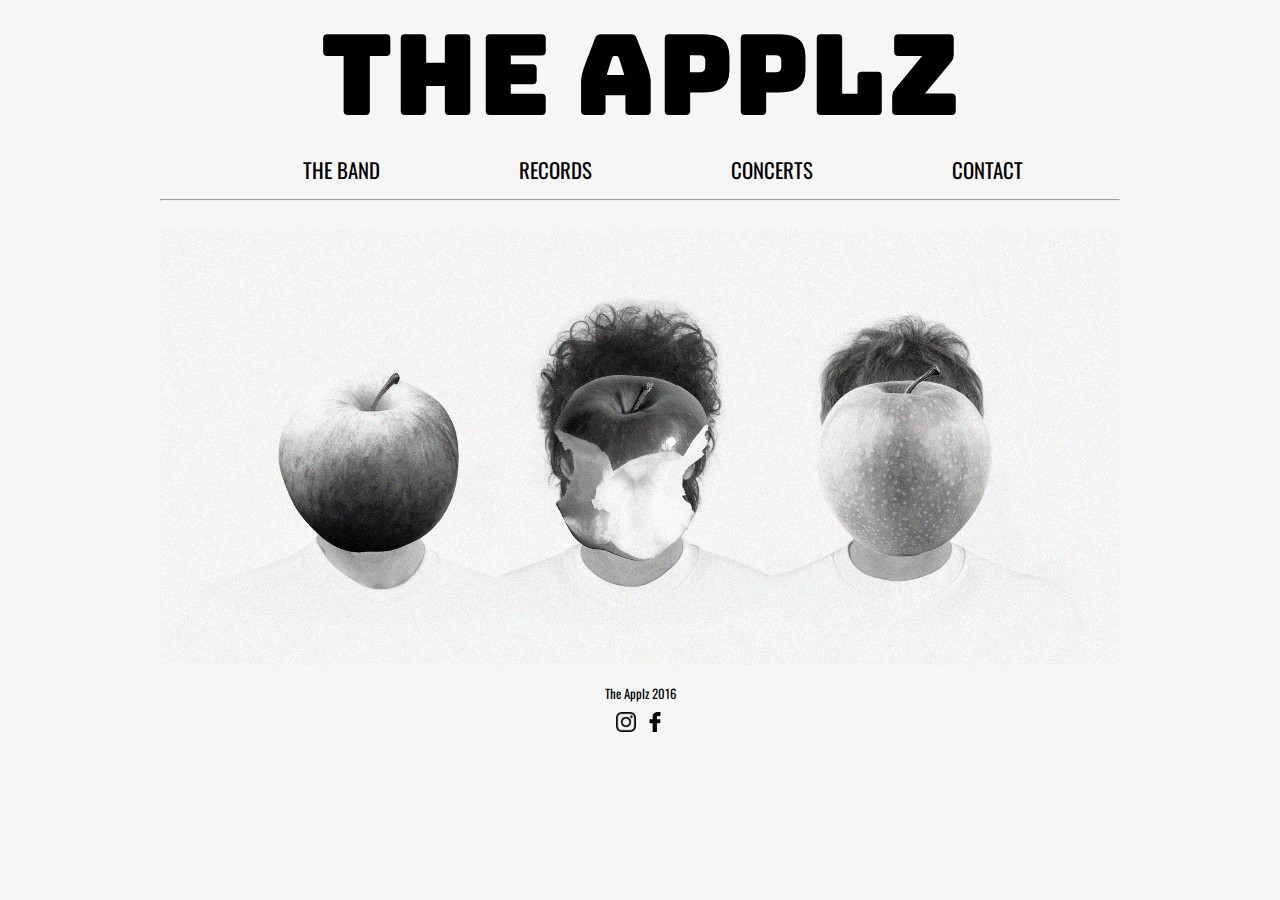
<file: Final/index.html>
<!DOCTYPE html>
<html>
  <head>
    <title>The Applz</title>
    <meta name="viewport" content="width=device-width, initial-scale=1.0">
    <link rel="stylesheet" type="text/css" href="css/reset.css">
  <link rel="stylesheet" type="text/css" href="css/style.css">
<link href="css/hover.css" rel="stylesheet" media="all">
<link href="https://fonts.googleapis.com/css?family=Bungee|Oswald" rel="stylesheet">

  </head>

<body>
  <div class="wrapper">
  <header>
    <h1> The Applz </h1>
  </header>
  <div class="navigation">
  <nav>
    <ul>
      <li><a href="band.html">THE BAND</a></li>
      <li><a href="records.html">RECORDS</a></li>
      <li><a href="concerts.html">CONCERTS</li></a></li>
      <li><a href="contact.html">CONTACT</a></li>
    </ul>
</div>
  </nav>
<hr>
<div class="landing">
    <img src="images/lostres.jpg"> 
</div>


<footer>
  <p>The Applz 2016 </p>
  <ul>
  <li><a href="https://www.instagram.com/theapplz"><img src="images/instagram.png"></a> </li>
  <li><a href="https://www.facebook.com/the.ApPlZ"><img src="images/facebook.png"></li>
  </ul>
</footer>

</body>



</html>
</file>
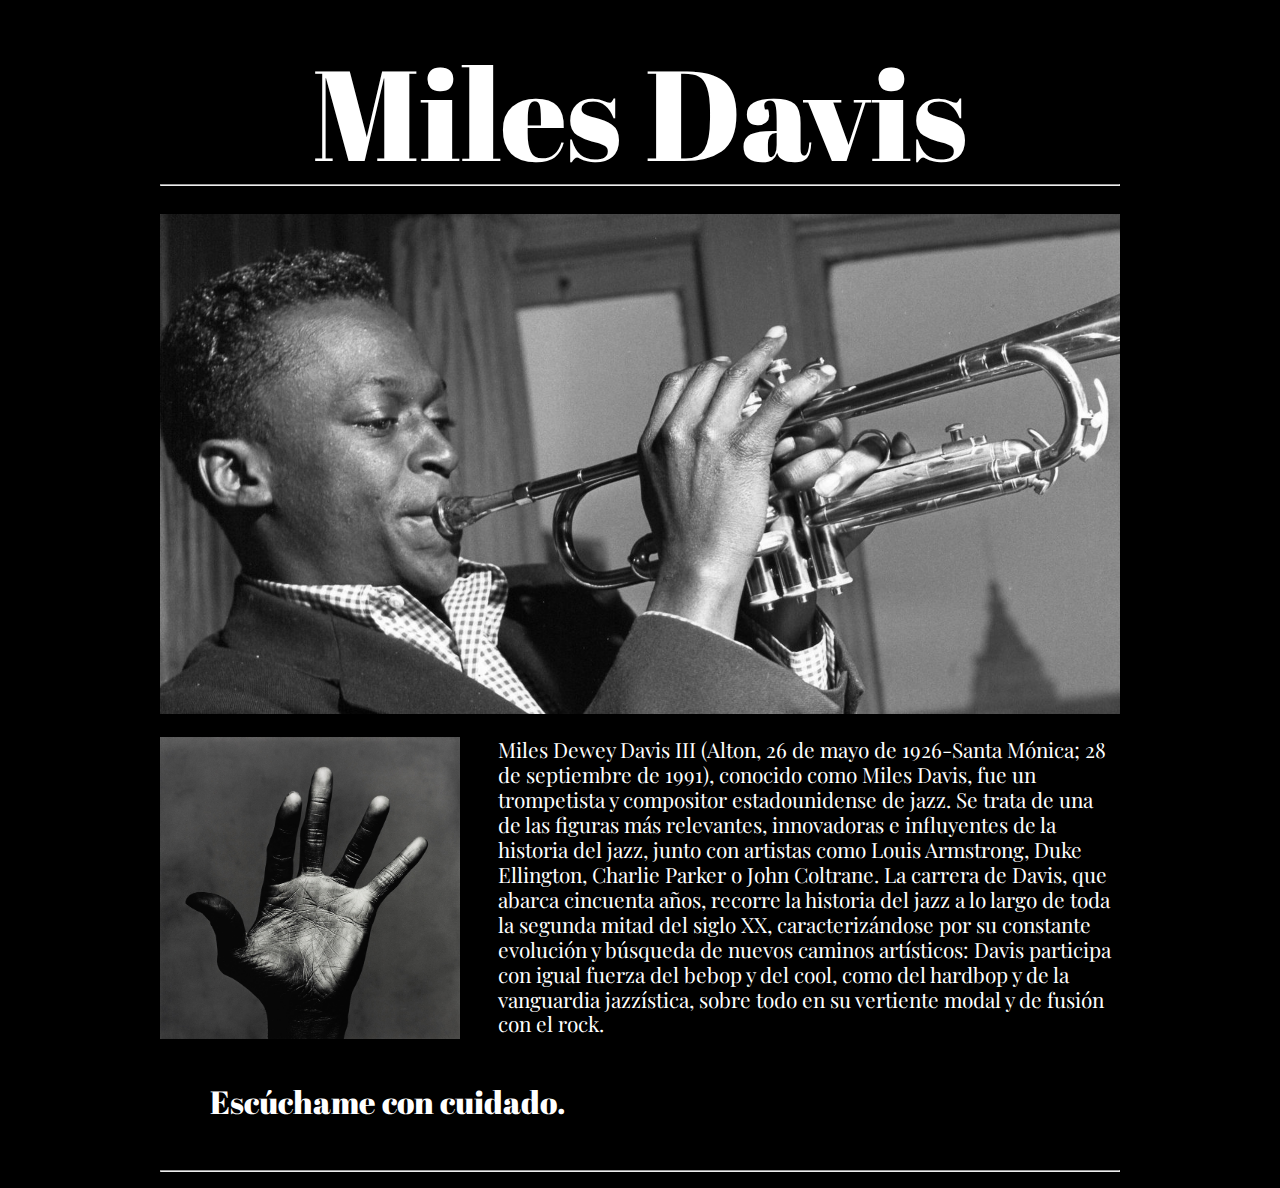
<file: Semana 8/index.html>
<!DOCTYPE html>
<html>
  <head>
    <title>Miles Davis</title>
    <meta name="viewport" content="width=device-width, initial-scale=1.0">
    <link rel="stylesheet" type="text/css" href="css/reset.css">
  <link rel="stylesheet" type="text/css" href="css/style.css">
<link href="https://fonts.googleapis.com/css?family=Abril+Fatface|Playfair+Display:400,900" rel="stylesheet">
  </head>

<body>
  <div class="wrapper">
  <header>
    <h1> Miles Davis </h1>
  </header>
<hr>
<div class="landing">
    <img src="images/dos.jpg"> 
</div>

<div class="mano">
<img src="images/mano.jpg">
<p> Miles Dewey Davis III (Alton, 26 de mayo de 1926-Santa Mónica; 28 de septiembre de 1991), conocido como Miles Davis, fue un trompetista y compositor estadounidense de jazz. Se trata de una de las figuras más relevantes, innovadoras e influyentes de la historia del jazz, junto con artistas como Louis Armstrong, Duke Ellington, Charlie Parker o John Coltrane. La carrera de Davis, que abarca cincuenta años, recorre la historia del jazz a lo largo de toda la segunda mitad del siglo XX, caracterizándose por su constante evolución y búsqueda de nuevos caminos artísticos: Davis participa con igual fuerza del bebop y del cool, como del hardbop y de la vanguardia jazzística, sobre todo en su vertiente modal y de fusión con el rock.</p>
</div>

<div class="spotify">
<iframe src="https://embed.spotify.com/?uri=spotify:user:jrozn:playlist:1fyIunegqhWSosCsOjqX2V" width="250" height="80" frameborder="0" allowtransparency="true"></iframe>

<h1> Escúchame con cuidado.           </h1>

</div>
<hr>

<footer>
  <p> Miles Davis Records 2016</p>
  </footer>

  </div>
</body>

</html>
</file>
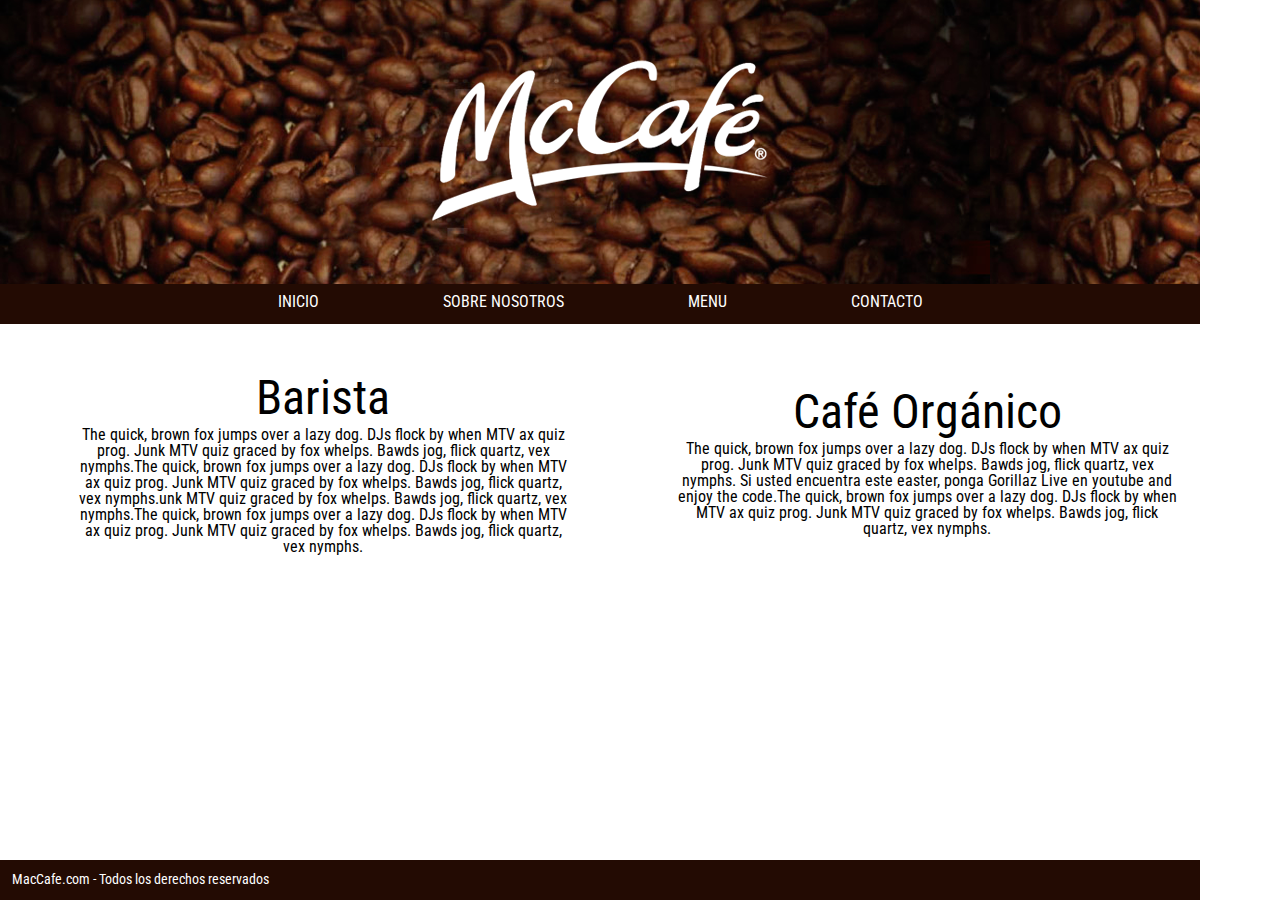
<file: Semana 4/Cafeto/index.html>
<!DOCTYPE html>
<html>
  <head> 
   <meta charset="UTF-8" lang="en">
    <link rel="stylesheet" type="text/css" href="css/reset.css">
    <link rel="stylesheet" type="text/css" href="css/style.css">
    <link href="https://fonts.googleapis.com/css?family=Roboto+Condensed" rel="stylesheet">
    <title> McCafe </title>
  </head>
<body>
<div class="wrapper">

   <div id="header">
      <img src="imagenes/logo.png"
   </div>
   <div id="content">
    <nav>
  	  <ul type="none">
         <li><a href= "http://www.mcafeestore.com/">INICIO</a> </li>
        <li><a href= "http://www.mcafeestore.com/" >SOBRE NOSOTROS</a> </li>
        <li><a href="http://www.mcafeestore.com/">MENU</a> </li>
        <li><a href= "http://www.mcafeestore.com/">CONTACTO</a> </li>
  	  </ul>
    </nav>

 <section>
 <article id="articulo1">
       <h2> Barista</h2>

        <p> The quick, brown fox jumps over a lazy dog. DJs flock by when MTV ax quiz prog. Junk MTV quiz graced by fox whelps. Bawds jog, flick quartz, vex nymphs.The quick, brown fox jumps over a lazy dog. DJs flock by when MTV ax quiz prog. Junk MTV quiz graced by fox whelps. Bawds jog, flick quartz, vex nymphs.unk MTV quiz graced by fox whelps. Bawds jog, flick quartz, vex nymphs.The quick, brown fox jumps over a lazy dog. DJs flock by when MTV ax quiz prog. Junk MTV quiz graced by fox whelps. Bawds jog, flick quartz, vex nymphs. </p>
     </article>


  <article id="articulo2">
	     <h2> Café Orgánico</h2>

	     <p> The quick, brown fox jumps over a lazy dog. DJs flock by when MTV ax quiz prog. Junk MTV quiz graced by fox whelps. Bawds jog, flick quartz, vex nymphs. Si usted encuentra este easter, ponga Gorillaz Live en youtube and enjoy the code.The quick, brown fox jumps over a lazy dog. DJs flock by when MTV ax quiz prog. Junk MTV quiz graced by fox whelps. Bawds jog, flick quartz, vex nymphs.</p>
	    </article>

  </section>
   
  </div>

    <div id="footer">
      <p> MacCafe.com - Todos los derechos reservados</p>
    </div>

</div>
</body>

</html>
</file>
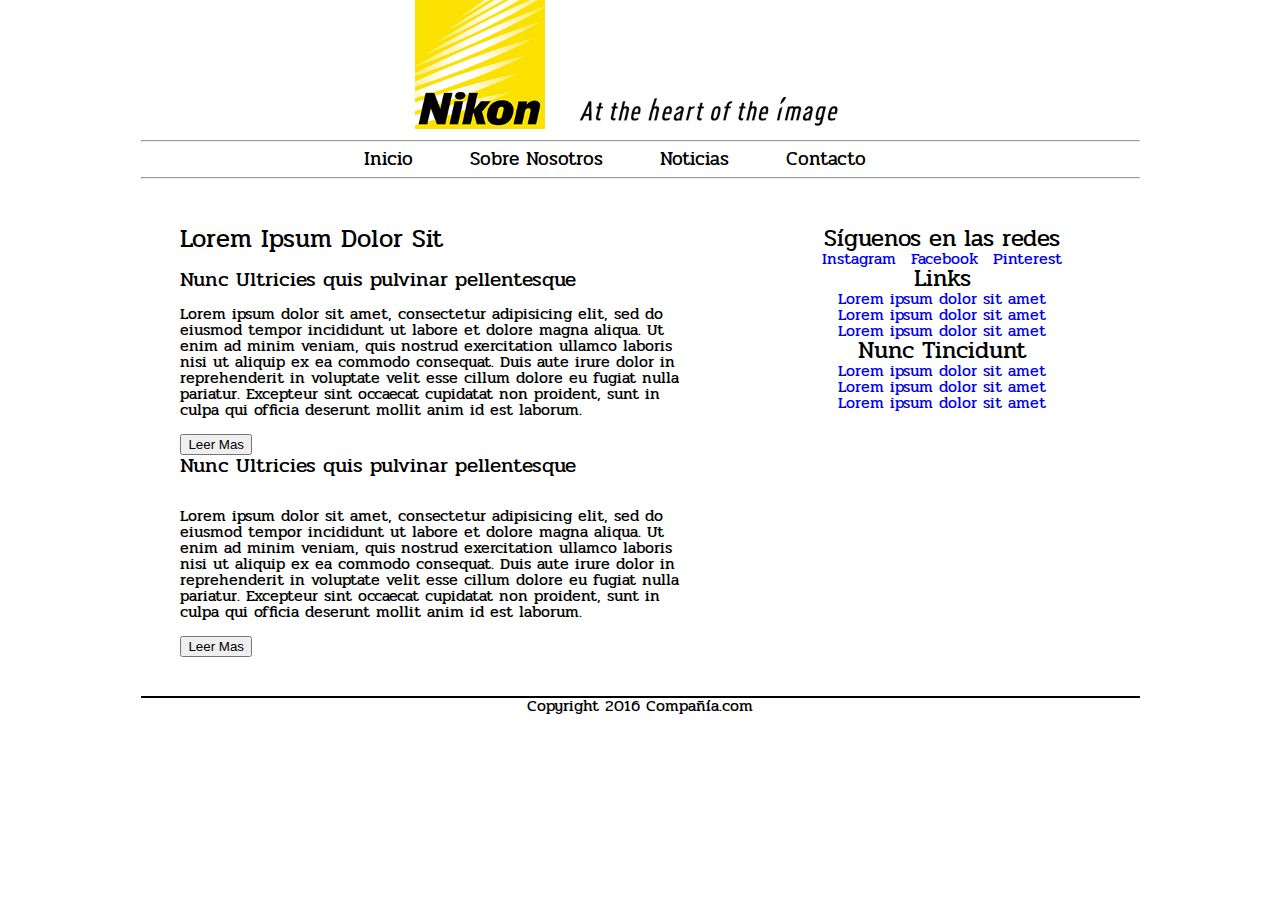
<file: Semana 6/Tarea/index.html>
<!DOCTYPE html>
<html>
  <head>
    <title>NIKON</title>
    <link rel="stylesheet" type="text/css" href="css/reset.css">
  <link rel="stylesheet" type="text/css" href="css/style.css">
  <link href="https://fonts.googleapis.com/css?family=Pridi" rel="stylesheet">
  </head>

  <body id="wrapper">

  	<header >
  		<img src="logo.png">  	
  		</header>

  			<hr>
				<nav>
				<ul type="none">
          <li >Inicio</li>
          <li >Sobre Nosotros</li>
          <li >Noticias</li>
          <li >Contacto</li>
         </ul>
         </nav>
        <hr>

        <div  id="container">  
      	<h1>
        Lorem Ipsum Dolor Sit
      	</h1>
        <br>
      	<h2>
        Nunc Ultricies quis pulvinar pellentesque
      	</h2>

       <article >
       <br>
        <p >
          Lorem ipsum dolor sit amet, consectetur adipisicing elit, sed do eiusmod
  		tempor incididunt ut labore et dolore magna aliqua. Ut enim ad minim veniam,
  		quis nostrud exercitation ullamco laboris nisi ut aliquip ex ea commodo
  		consequat. Duis aute irure dolor in reprehenderit in voluptate velit esse
  		cillum dolore eu fugiat nulla pariatur. Excepteur sint occaecat cupidatat non
  		proident, sunt in culpa qui officia deserunt mollit anim id est laborum.
       	</p>
         </article>
         <br>
      	 <button>
         Leer Mas
        </button> 
        <br>
       <h2 >
         Nunc Ultricies quis pulvinar pellentesque
        </h2>
<br>
        <article>
        <br>
         <p >
          Lorem ipsum dolor sit amet, consectetur adipisicing elit, sed do eiusmod
  		tempor incididunt ut labore et dolore magna aliqua. Ut enim ad minim veniam,
  		quis nostrud exercitation ullamco laboris nisi ut aliquip ex ea commodo
  		consequat. Duis aute irure dolor in reprehenderit in voluptate velit esse
  		cillum dolore eu fugiat nulla pariatur. Excepteur sint occaecat cupidatat non
  		proident, sunt in culpa qui officia deserunt mollit anim id est laborum.
       </p>
       <br>
          </article>
         
        <button>
         Leer Mas
        </button> 
      </section>
 </div>


<div id="lista2">

<ul>
  <li><h3>Síguenos en las redes</h3></li>
  <br>
  <li> <a href="instagram.com"> Instagram </a </li>
  <li> <a href="facebook.com">Facebook </a </li>
  <li> <a href="PINTEREST.com"> Pinterest </a </li>
</ul>

<ul>
   <li><h3>Links</h3></li>
   <br>
   <li><a href="http://www.lipsum.com/">Lorem ipsum dolor sit amet</a></li>
   <li><a href="http://www.lipsum.com/">Lorem ipsum dolor sit amet</a></li><li><a href="http://www.lipsum.com/">Lorem ipsum dolor sit amet</a></li>
 </ul>
        
<ul>
   <li><h3>Nunc Tincidunt</h3></li>
   <br>
     <li><a href="http://www.lipsum.com/">Lorem ipsum dolor sit amet</a></li>
    

     <li><a href="http://www.lipsum.com/">Lorem ipsum dolor sit amet</a></li>
     

    <li><a href="http://www.lipsum.com/">Lorem ipsum dolor sit amet</a></li>
    

</ul>
        </aside>
</div>
        <footer>
        <p>
  Copyright 2016 Compañía.com
          </p>
          </footer>


       
          </body>
          </li>
          </li>
          </li>
          </ul>
          
          </body>

        </html>
</file>
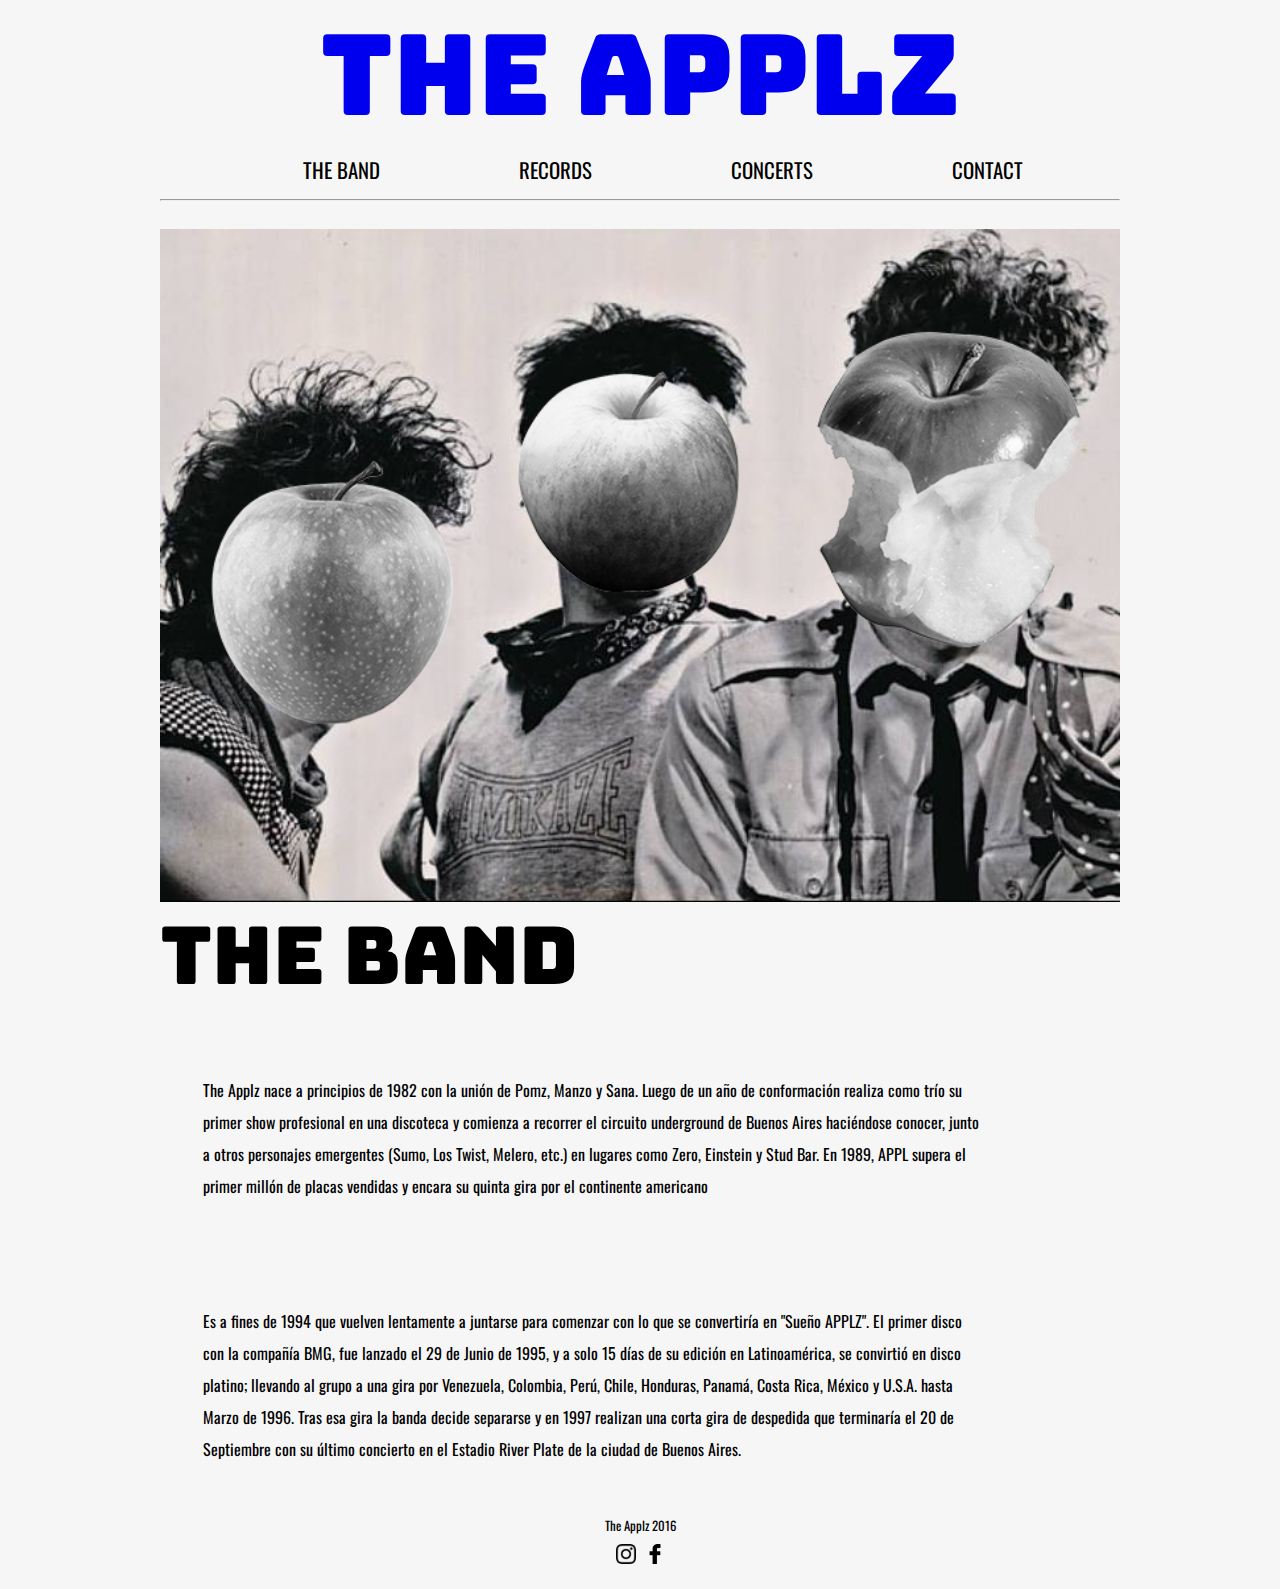
<file: Final/band.html>
<!DOCTYPE html>
<html>
  <head>
    <title>The Applz</title>
    <meta name="viewport" content="width=device-width, initial-scale=1.0">
    <link rel="stylesheet" type="text/css" href="css/reset.css">
  <link rel="stylesheet" type="text/css" href="css/style.css">
<link href="css/hover.css" rel="stylesheet" media="all">
<link href="https://fonts.googleapis.com/css?family=Bungee|Oswald" rel="stylesheet">

  </head>

<body>
  <div class="wrapper">
  <header>
    <h1><a href="index.html"> The Applz</a> </h1>
  </header>
  <div class="navigation">
  <nav>
    <ul>
      <li><a href="band.html">THE BAND</a></li>
      <li><a href="records.html">RECORDS</a></li>
      <li><a href="concerts.html">CONCERTS</li></a></li>
      <li><a href="contact.html">CONTACT</a></li>
    </ul>
</div>
  </nav>
<hr>

<div class="banda">
    <img src="images/band.jpg"> 
</div>

<div class="mano">
<h1> THE BAND </h1>
<p> The Applz nace a principios de 1982 con la unión de Pomz, Manzo y Sana. Luego de un año de conformación realiza como trío su primer show profesional en una discoteca y comienza a recorrer el circuito underground de Buenos Aires haciéndose conocer, junto a otros personajes emergentes (Sumo, Los Twist, Melero, etc.) en lugares como Zero, Einstein y Stud Bar.

En 1989, APPL supera el primer millón de placas vendidas y encara su quinta gira por el continente americano
</p>

<p>
Es a fines de 1994 que vuelven lentamente a juntarse para comenzar con lo que se convertiría en "Sueño APPLZ". El primer disco con la compañía BMG, fue lanzado el 29 de Junio de 1995, y a solo 15 días de su edición en Latinoamérica, se convirtió en disco platino; llevando al grupo a una gira por Venezuela, Colombia, Perú, Chile, Honduras, Panamá, Costa Rica, México y U.S.A. hasta Marzo de 1996.

Tras esa gira la banda decide separarse y en 1997 realizan una corta gira de despedida que terminaría el 20 de Septiembre con su último concierto en el Estadio River Plate de la ciudad de Buenos Aires.</p>
</div>




<footer>
  <p>The Applz 2016 </p>
  <ul>
  <li><a href="https://www.instagram.com/theapplz"><img src="images/instagram.png"></a> </li>
  <li><a href="https://www.facebook.com/the.ApPlZ"><img src="images/facebook.png"></li>
  </ul>
</footer>

</body>



</html>
</file>
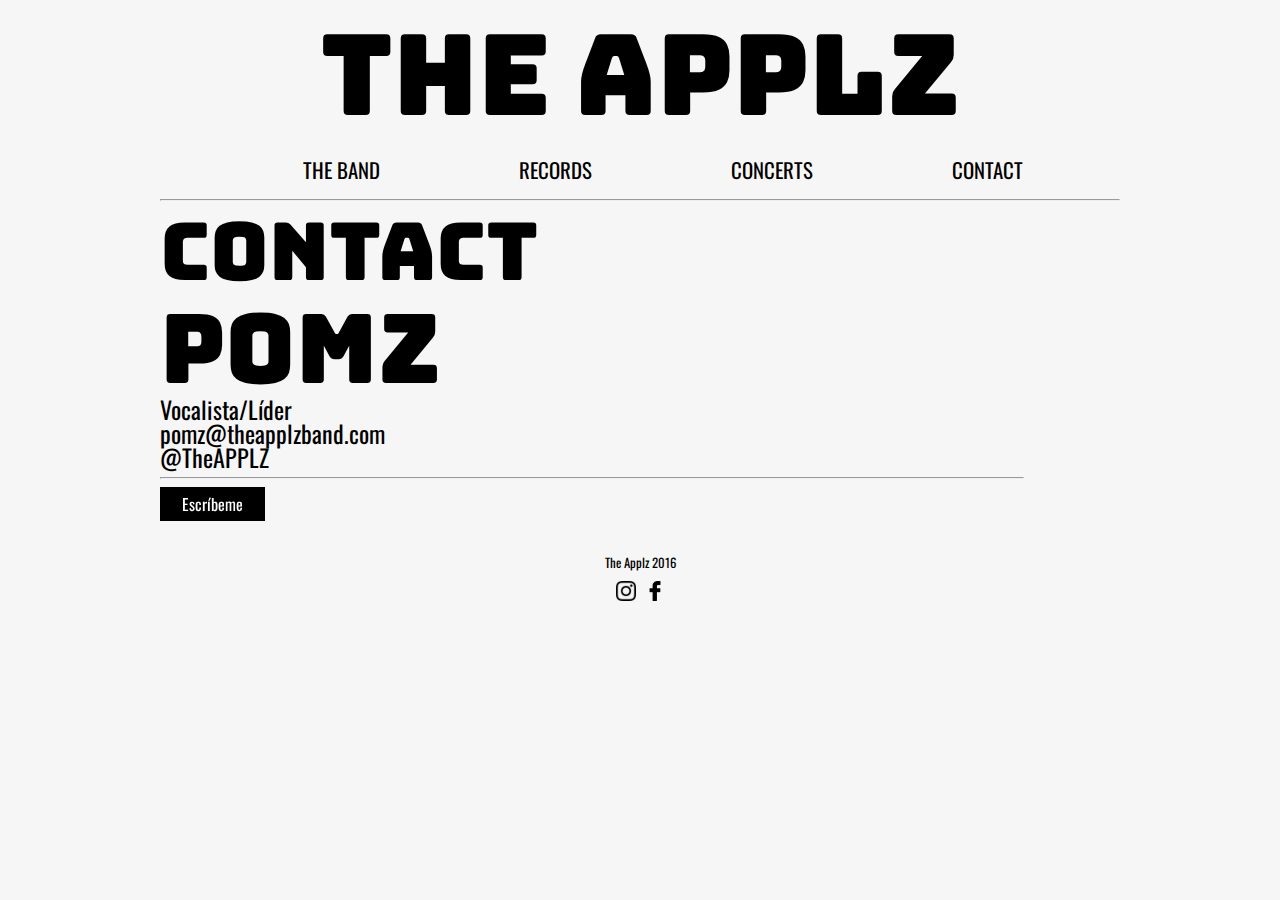
<file: Final/contact.html>
<!DOCTYPE html>
<html>
  <head>
    <title>The Applz</title>
    <meta name="viewport" content="width=device-width, initial-scale=1.0">
    <link rel="stylesheet" type="text/css" href="css/reset.css">
  <link rel="stylesheet" type="text/css" href="css/style.css">
<link href="css/hover.css" rel="stylesheet" media="all">
<link href="https://fonts.googleapis.com/css?family=Bungee|Oswald" rel="stylesheet">

  </head>

<body>
  <div class="wrapper">
  <header>
    <h1> The Applz </h1>
  </header>
  <div class="navigation">
  <nav>
    <ul>
      <li><a href="band.html">THE BAND</a></li>
      <li><a href="records.html">RECORDS</a></li>
      <li><a href="concerts.html">CONCERTS</li></a></li>
      <li><a href="contact.html">CONTACT</a></li>
    </ul>
</div>
  </nav>
<hr>

<div class="mano">
<h1> CONTACT</h1>
</div>


<div class="concierto">
<h2> POMZ </h2>
<p> Vocalista/Líder</p>
<p> pomz@theapplzband.com</p>
<P> @TheAPPLZ </P>
<hr>
<button class="hvr-shrink">Escríbeme</button>
</div>





<footer>
  <p>The Applz 2016 </p>
  <ul>
  <li><a href="https://www.instagram.com/theapplz"><img src="images/instagram.png"></a> </li>
  <li><a href="https://www.facebook.com/the.ApPlZ"><img src="images/facebook.png"></li>
  </ul>
</footer>

</body>



</html>
</file>
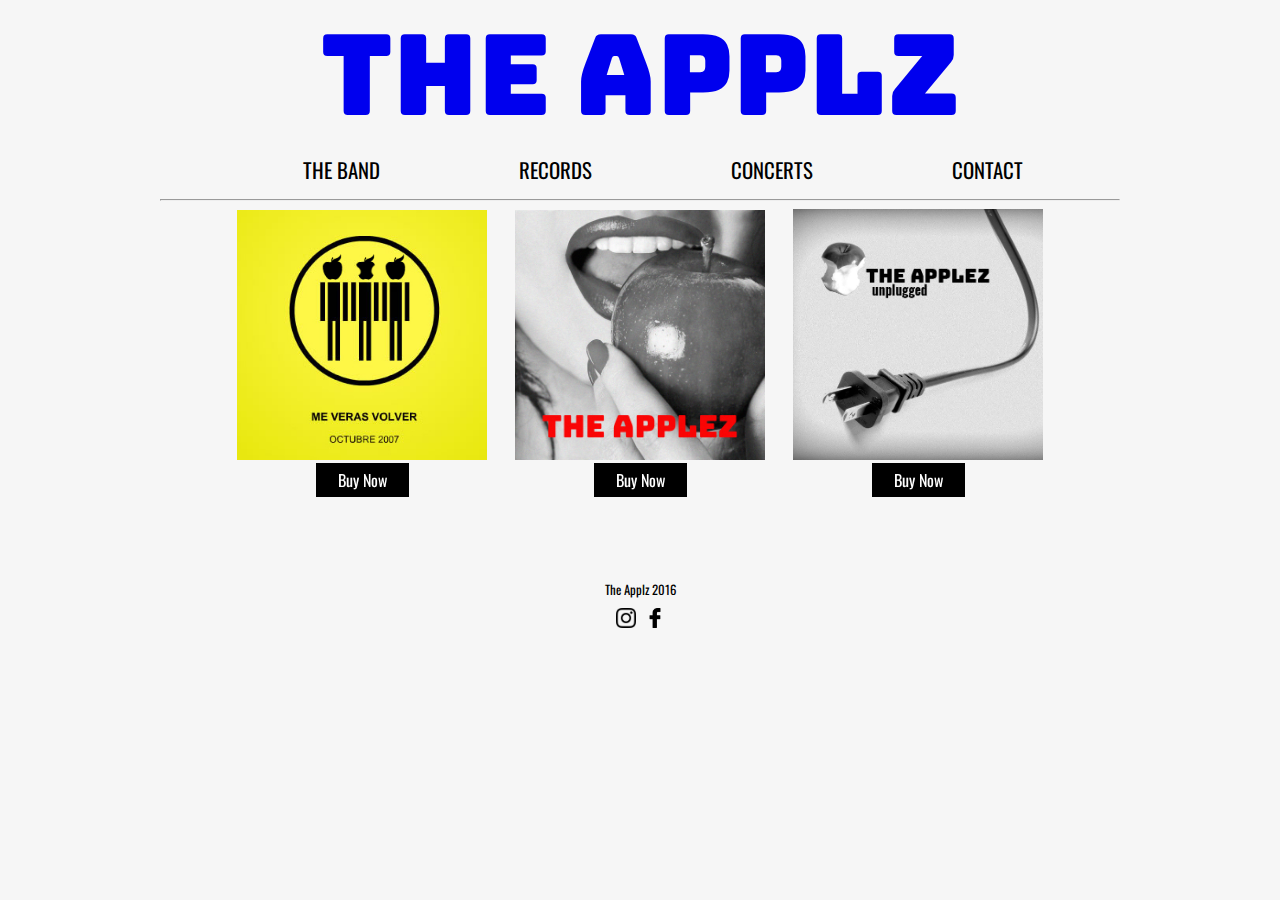
<file: Final/records.html>
<!DOCTYPE html>
<html>
  <head>
    <title>The Applz</title>
    <meta name="viewport" content="width=device-width, initial-scale=1.0">
    <link rel="stylesheet" type="text/css" href="css/reset.css">
  <link rel="stylesheet" type="text/css" href="css/style.css">
<link href="css/hover.css" rel="stylesheet" media="all">
<link href="https://fonts.googleapis.com/css?family=Bungee|Oswald" rel="stylesheet">

  </head>

<body>
  <div class="wrapper">
  <header>
    <h1><a href="index.html"> The Applz</a> </h1>
  </header>
  <div class="navigation">
  <nav>
    <ul>
      <li><a href="band.html">THE BAND</a></li>
      <li><a href="records.html">RECORDS</a></li>
      <li><a href="concerts.html">CONCERTS</li></a></li>
      <li><a href="contact.html">CONTACT</a></li>
    </ul>
</div>
  </nav>
<hr>
<div class="discos">
<div class="record1">
<img src="images/1.jpg"  >
<button class="hvr-shrink">Buy Now</button> </div>
<div class="record2">

<img src="images/2.jpg" >
<button class="hvr-shrink">Buy Now</button></div>
<div class="record3">
<img src="images/3.jpg" >
<button class="hvr-shrink">Buy Now</button></a>
</div>

</div>





<footer>
  <p>The Applz 2016 </p>
  <ul>
  <li><a href="https://www.instagram.com/theapplz"><img src="images/instagram.png"></a> </li>
  <li><a href="https://www.facebook.com/the.ApPlZ"><img src="images/facebook.png"></li>
  </ul>
</footer>

</body>



</html>
</file>
<file: Final/css/style.css>
body{

background: #f6f6f6;


}

.wrapper {
max-width: 960px;
margin:0 auto;

}

header {
	text-align: center;
	margin:0 auto;
	padding: 2%;
}

header h1 a {
			text-decoration: none;

}

ul {
	    list-style-type: none;
	    margin: 0 auto;
	    text-align: center;
}

nav li a {
		text-decoration: none;
		color: black;
}

nav li a:hover {
background-color: black;
color: white;

}
nav li
{
	display: inline-block;
	font-family: 'Oswald', sans-serif;
 	font-size: 1.3em;
 	margin: 10px;
	margin-right: 45px;
	margin-left: 90px;

}
 

.navigation nav {
		display: inline;

}

h1 {
	font-size: 7em;
     font-family: 'Bungee', cursive;

		 -webkit-animation: fadein 2s ease-in; /* Safari, Chrome and Opera > 12.1 */
       -moz-animation: fadein 2s; /* Firefox < 16 */
        -ms-animation: fadein 2s; /* Internet Explorer */
         -o-animation: fadein 2s; /* Opera < 12.1 */
            animation: fadein 2s;

}

.landing img{

	margin-top: 20px;
	width: 100%;
	
	 -webkit-animation: fadein 2s; /* Safari, Chrome and Opera > 12.1 */
       -moz-animation: fadein 2s; /* Firefox < 16 */
        -ms-animation: fadein 2s; /* Internet Explorer */
         -o-animation: fadein 2s; /* Opera < 12.1 */
            animation: fadein 2s;
}

.banda img{

	margin-top: 20px;
	width: 100%;
	
	 -webkit-animation: fadein 2s; /* Safari, Chrome and Opera > 12.1 */
       -moz-animation: fadein 2s; /* Firefox < 16 */
        -ms-animation: fadein 2s; /* Internet Explorer */
         -o-animation: fadein 2s; /* Opera < 12.1 */
            animation: fadein 2s;
}

.mano {
width: 90%;

;

}

.mano img {
	float: left;
	width: 300px;
	padding-right:  4%;
	margin: 0 auto;
 -webkit-animation: fadein 2s ease-in; /* Safari, Chrome and Opera > 12.1 */
       -moz-animation: fadein 2s; /* Firefox < 16 */
        -ms-animation: fadein 2s; /* Internet Explorer */
         -o-animation: fadein 2s; /* Opera < 12.1 */
            animation: fadein 2s;
}

.mano h1 { 
font-size: 5em;
font-family: 'Bungee', cursive;
margin-bottom: 10px;
margin-top: 10px;
 }

.mano p {
	font-size: 1.0em;
	font-family: 'Oswald', sans-serif;
	line-height: 2;
	padding-bottom: 4%;
    max-width: 90%;
	padding-top: 8%;
	margin: 0 auto;

	}



footer {
	padding-top: 20px;
	padding-bottom: 20px;
	font-family: 'Oswald', sans-serif;
	text-align: center;
	font-size: 0.8em;



}
footer p {
	margin-bottom: 8px;
}
footer li {
	display: inline
}
footer li img {
	padding: 3px;
	max-width: 20px;
}

 @keyframes fadein {
    from { opacity: 0; }
    to   { opacity: 1; }
}

/* Firefox < 16 */
@-moz-keyframes fadein {
    from { opacity: 0; }
    to   { opacity: 1; }
}

/* Safari, Chrome and Opera > 12.1 */
@-webkit-keyframes fadein {
    from { opacity: 0; }
    to   { opacity: 1; }
}

/* Internet Explorer */
@-ms-keyframes fadein {
    from { opacity: 0; }
    to   { opacity: 1; }
}

.video {
position: relative;
	padding-bottom: 56.25%; /* 16:9 */
	padding-top: 25px;
	height: 0;
}

.video iframe  {
	position: absolute;
	top: 0;
	left: 0;
	width: 100%;
	height: 100%;
}

.discos {
	max-width: 100%;
	padding-bottom: 5%;
	text-align: center;

}

.discos img {
	width: 250px;
}
.record1 {
	width: 250px;
	display: inline-block;
	margin:0 12px;
	padding-bottom: 2%;


}

.record2 {
width: 250px;	
display: inline-block;
margin:0 12px;
padding-bottom: 2%;

}
.record3 {
width: 250px;	
display: inline-block;
margin:0 12px;
padding-bottom: 2%;

}

button {
	background-color: black;
    border: none;
    color: white;
    padding: 5px 22px;
    text-align: center;
    text-decoration: none;
    display: inline-block;
    font-size: 1em;	
    	font-family: 'Oswald', sans-serif;

}

.concierto1 {
padding-bottom: 1em;
max-width: 90%;

}

.concierto1 h2 {
 font-family: 'Bungee', cursive;
 font-size: 3em;
}

.concierto1 p {
font-family: 'Oswald', sans-serif;

}


.concierto {
padding-bottom: 1em;
max-width: 90%;

}

.concierto h2 {
 font-family: 'Bungee', cursive;
 font-size: 6em;
}

.concierto p {
font-family: 'Oswald', sans-serif;
font-size: 1.5em;
}

.concierto1 button { {
	background-color: black;
    border: none;
    color: white;
    padding: 15px 32px;
    text-align: center;
    text-decoration: none;
    display: inline-block;
    font-size: 1em;
     border-top: solid black 2px;

 }



.hvr-shrink {
  display: inline-block;
  vertical-align: middle;
  -webkit-transform: translateZ(0);
  transform: translateZ(0);
  box-shadow: 0 0 1px rgba(0, 0, 0, 0);
  -webkit-backface-visibility: hidden;
  backface-visibility: hidden;
  -moz-osx-font-smoothing: grayscale;
  -webkit-transition-duration: 0.1s;
  transition-duration: 0.1s;
  -webkit-transition-property: transform;
  transition-property: transform;
}
.hvr-shrink:hover, .hvr-shrink:focus, .hvr-shrink:active {
  -webkit-transform: scale(2);
  transform: scale(2);
}
</file>
<file: Semana 8/css/style.css>
body{

background:black;


}

.wrapper {
max-width: 960px;
margin:0 auto;

}

header {
	text-align: center;
	padding-top: 5%;
}

h1 {
	font-size: 8em;
	color: white;
	font-family: 'Abril Fatface', cursive;

		 -webkit-animation: fadein 2s ease-in; /* Safari, Chrome and Opera > 12.1 */
       -moz-animation: fadein 2s; /* Firefox < 16 */
        -ms-animation: fadein 2s; /* Internet Explorer */
         -o-animation: fadein 2s; /* Opera < 12.1 */
            animation: fadein 2s;

}

.landing img{

	margin-top: 20px;
	max-width: 100%;
	
	 -webkit-animation: fadein 2s; /* Safari, Chrome and Opera > 12.1 */
       -moz-animation: fadein 2s; /* Firefox < 16 */
        -ms-animation: fadein 2s; /* Internet Explorer */
         -o-animation: fadein 2s; /* Opera < 12.1 */
            animation: fadein 2s;
}

.mano {
width: 960px;
margin: 100 auto;
margin-top: 20px;
;

}

.mano img {
	float: left;
	width: 300px;
	padding-right:  4%;
 -webkit-animation: fadein 2s ease-in; /* Safari, Chrome and Opera > 12.1 */
       -moz-animation: fadein 2s; /* Firefox < 16 */
        -ms-animation: fadein 2s; /* Internet Explorer */
         -o-animation: fadein 2s; /* Opera < 12.1 */
            animation: fadein 2s;

}
.mano p {
	font-size: 1.3em;
	font-family: 'Playfair Display', serif;
	color: white;
	line-height: 1.2;
	}

.spotify{
	border: black 2px solid;
	margin: 0 auto;
	padding: 2%;
	max-width: 960px;
	width: 100%;


}

.spotify h1 { 
float: left;
font-size: 2em;
padding: 3%;
margin-right: 20%;

 }


footer p {
font-size: 0.5em;
}




 @keyframes fadein {
    from { opacity: 0; }
    to   { opacity: 1; }
}

/* Firefox < 16 */
@-moz-keyframes fadein {
    from { opacity: 0; }
    to   { opacity: 1; }
}

/* Safari, Chrome and Opera > 12.1 */
@-webkit-keyframes fadein {
    from { opacity: 0; }
    to   { opacity: 1; }
}

/* Internet Explorer */
@-ms-keyframes fadein {
    from { opacity: 0; }
    to   { opacity: 1; }
}
</file>
<file: Semana 4/Cafeto/css/style.css>
#wrapper 
	{
	min-height:100%; position:relative;
}

#header 

	{
	background:white;
	background-image: url(../imagenes/banner.png);
	width: 1200px; height: 300px; 
	text-align: center;
}

#header img

	{
 padding:5%;
}

body
	{
	font-family: 'Roboto Condensed', sans-serif;
    margin:0;
    padding:0; 
    height:100%;
}

#content 
{
	padding-bottom:40px;
}

nav
{
	width: 1200px;
	height: 40px; 
	background-color: #230B03; 
	text-align:center;

}
nav ul li
{
	display:inline;
    padding: 5% 5% 5% 5%
}
nav ul li a
{
	color:white; 
	position: relative; top: 10px; 
    font-family: 'Roboto Condensed', sans-serif;
    text-decoration:none; 
}
h2
{
	font-size: 48px;
	margin-bottom: 5px;
}
#articulo1
{
	display: inline-block;
	width: 500px;  
	padding: 50px;
}
#articulo2
{
	display: inline-block;
	width: 500px; 
	padding-left: 50px; 
	position:relative;
	top:-18px;

}

article p
{
	text-justify: distribute; 
	font-family: 'Roboto Condensed', sans-serif;
}
#footer
{
	background-color: #230B03; 
	width:1200px; height:40px;
	 position:absolute;
	 bottom:0; 
	 left:0; 
	 text-align: left; 
	 color:white;
}
#footer p
{
	font-size: 14px; 
	padding:1%;
}
</file>
<file: Semana 6/Tarea/css/style.css>
#wrapper
{
	max-width:999px;
	margin-top: 50px;
	margin: 0 auto;
	align:center;
}

header

{
	text-align:center;

}

header img 
{
width: auto;
max-width:45%;
padding-right: 20%
padding-left: 20%;

}



nav
{
	font-family:Pridi;
	font-size: 1.2em

}

ul{

text-align:center;

}

li a {

	text-decoration: none
}
li

{
	display:inline;
	padding-right: 5%

}

section
{

}

h3{
	font-size: 1.5em;



}

#container
{
	float:left;
	width: 100%;
	max-width:500px;
	text-align:left;
	padding: 4%;
}

h1

{
	font-family:Pridi;
	font-size: 1.6em;
}

h2
{

	font-family:Pridi;
	font-size: 1.3em;
}
p

{
font-family:Pridi
}

button{

}



#lista2
{
	display: inline;
	margin:2%;
	max-width:300px;
	font-family:Pridi;
	width: 30%;
	float: right;
	padding: 20px;

}

#lista2 li
{
	display: inline-block;

}

footer {
	border-top: 2px solid black;
	float:left;
	width: 100%;
	clear: both;
	text-align: center;
	

}


@media screen and (max-width: 600px){

#wrapper{


	max-width:90%;
	margin-top: 50px;
	margin: 0 auto;
	align:center;

}

h1
{
font-size: 1em;	
font-weight: bold;


}

h2
{

	font-family:Pridi;
	font-size: 0.9em;
	font-weight: bold;
}
p

{
font-family:Pridi

}

#lista2

{
	display: inline;
	max-width:300px;
	font-family:Pridi;
	width: 30%;
	text-align: center;
}
</file>
